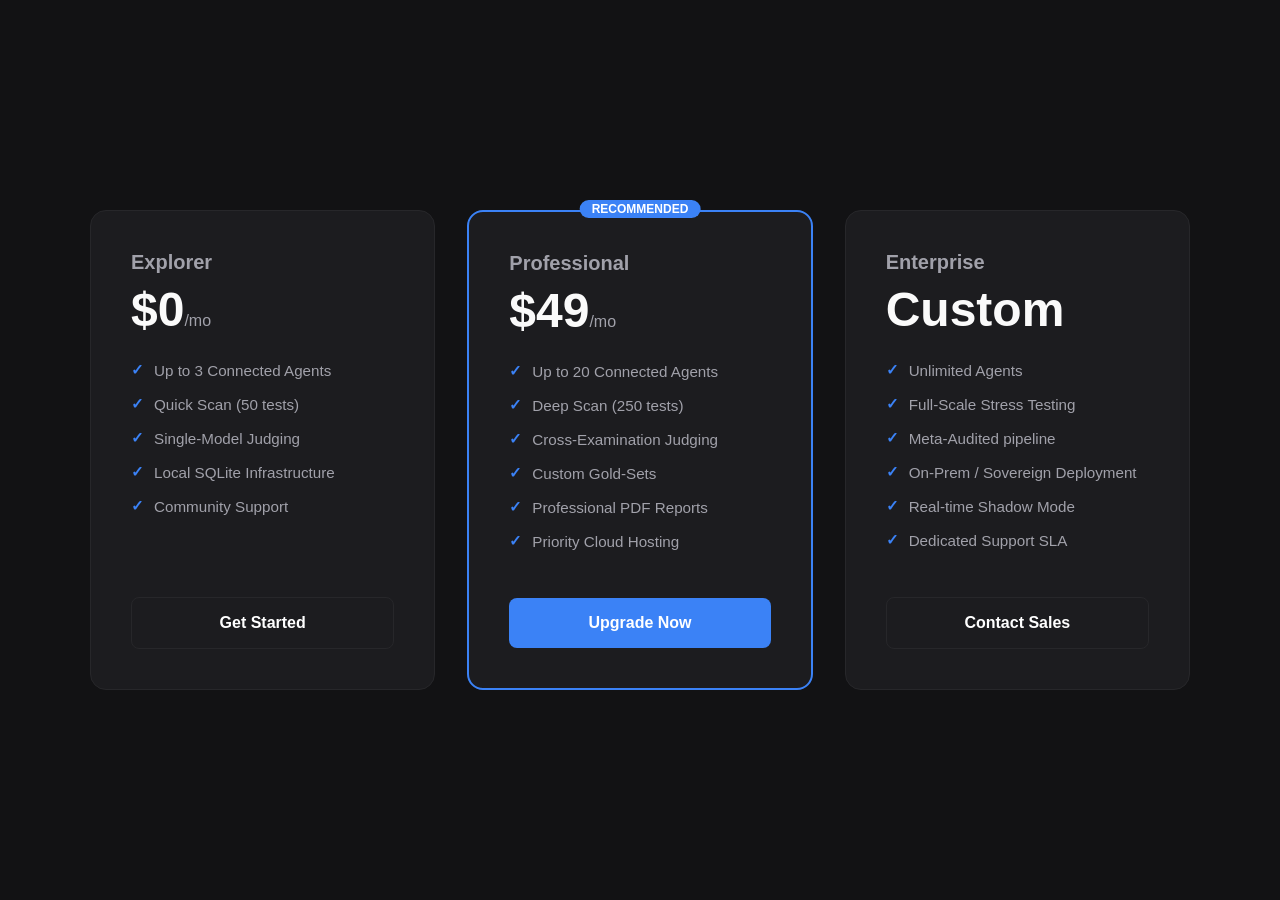
<file: frontend/static/pricing.html>
<!DOCTYPE html>
<html lang="en">
<head>
    <meta charset="UTF-8">
    <meta name="viewport" content="width=device-width, initial-scale=1.0">
    <title>Pricing - Basalt AI Studio</title>
    <style>
        :root {
            --basalt-deep: #121214;
            --basalt-slate: #F4F4F5;
            --basalt-cobalt: #3B82F6;
            --basalt-border: #27272a;
            --text-main: #fafafa;
            --text-muted: #a1a1aa;
        }
        body {
            background-color: var(--basalt-deep);
            color: var(--text-main);
            font-family: 'Inter', -apple-system, sans-serif;
            margin: 0;
            display: flex;
            justify-content: center;
            align-items: center;
            min-height: 100vh;
        }
        .pricing-container {
            display: grid;
            grid-template-columns: repeat(3, 1fr);
            gap: 2rem;
            max-width: 1100px;
            width: 90%;
            padding: 2rem;
        }
        .tier {
            background: #1c1c1f;
            border: 1px solid var(--basalt-border);
            border-radius: 1rem;
            padding: 2.5rem;
            display: flex;
            flex-direction: column;
            transition: transform 0.2s, border-color 0.2s;
        }
        .tier:hover {
            transform: translateY(-5px);
            border-color: var(--basalt-cobalt);
        }
        .tier.featured {
            border: 2px solid var(--basalt-cobalt);
            position: relative;
        }
        .featured-badge {
            position: absolute;
            top: -12px;
            left: 50%;
            transform: translateX(-50%);
            background: var(--basalt-cobalt);
            color: white;
            font-size: 0.75rem;
            font-weight: bold;
            padding: 2px 12px;
            border-radius: 12px;
            text-transform: uppercase;
        }
        .tier-name {
            font-size: 1.25rem;
            font-weight: 600;
            color: var(--text-muted);
            margin-bottom: 0.5rem;
        }
        .tier-price {
            font-size: 3rem;
            font-weight: 800;
            margin-bottom: 1.5rem;
        }
        .tier-price span {
            font-size: 1rem;
            color: var(--text-muted);
            font-weight: 400;
        }
        .feature-list {
            list-style: none;
            padding: 0;
            margin: 0 0 2rem 0;
            flex-grow: 1;
        }
        .feature-item {
            display: flex;
            align-items: center;
            margin-bottom: 1rem;
            font-size: 0.95rem;
            color: var(--text-muted);
        }
        .feature-item::before {
            content: "✓";
            color: var(--basalt-cobalt);
            margin-right: 10px;
            font-weight: bold;
        }
        .btn {
            background: var(--basalt-cobalt);
            color: white;
            text-align: center;
            padding: 1rem;
            border-radius: 0.5rem;
            text-decoration: none;
            font-weight: 600;
            transition: opacity 0.2s;
        }
        .btn:hover {
            opacity: 0.9;
        }
        .btn-outline {
            background: transparent;
            border: 1px solid var(--basalt-border);
            color: white;
        }
    </style>
</head>
<body>
    <div class="pricing-container">
        <!-- Explorer -->
        <div class="tier">
            <div class="tier-name">Explorer</div>
            <div class="tier-price">$0<span>/mo</span></div>
            <ul class="feature-list">
                <li class="feature-item">Up to 3 Connected Agents</li>
                <li class="feature-item">Quick Scan (50 tests)</li>
                <li class="feature-item">Single-Model Judging</li>
                <li class="feature-item">Local SQLite Infrastructure</li>
                <li class="feature-item">Community Support</li>
            </ul>
            <a href="#" class="btn btn-outline">Get Started</a>
        </div>
        <!-- Professional -->
        <div class="tier featured">
            <div class="featured-badge">Recommended</div>
            <div class="tier-name">Professional</div>
            <div class="tier-price">$49<span>/mo</span></div>
            <ul class="feature-list">
                <li class="feature-item">Up to 20 Connected Agents</li>
                <li class="feature-item">Deep Scan (250 tests)</li>
                <li class="feature-item">Cross-Examination Judging</li>
                <li class="feature-item">Custom Gold-Sets</li>
                <li class="feature-item">Professional PDF Reports</li>
                <li class="feature-item">Priority Cloud Hosting</li>
            </ul>
            <a href="#" class="btn">Upgrade Now</a>
        </div>
        <!-- Enterprise -->
        <div class="tier">
            <div class="tier-name">Enterprise</div>
            <div class="tier-price">Custom</div>
            <ul class="feature-list">
                <li class="feature-item">Unlimited Agents</li>
                <li class="feature-item">Full-Scale Stress Testing</li>
                <li class="feature-item">Meta-Audited pipeline</li>
                <li class="feature-item">On-Prem / Sovereign Deployment</li>
                <li class="feature-item">Real-time Shadow Mode</li>
                <li class="feature-item">Dedicated Support SLA</li>
            </ul>
            <a href="#" class="btn btn-outline">Contact Sales</a>
        </div>
    </div>
</body>
</html>
</file>
